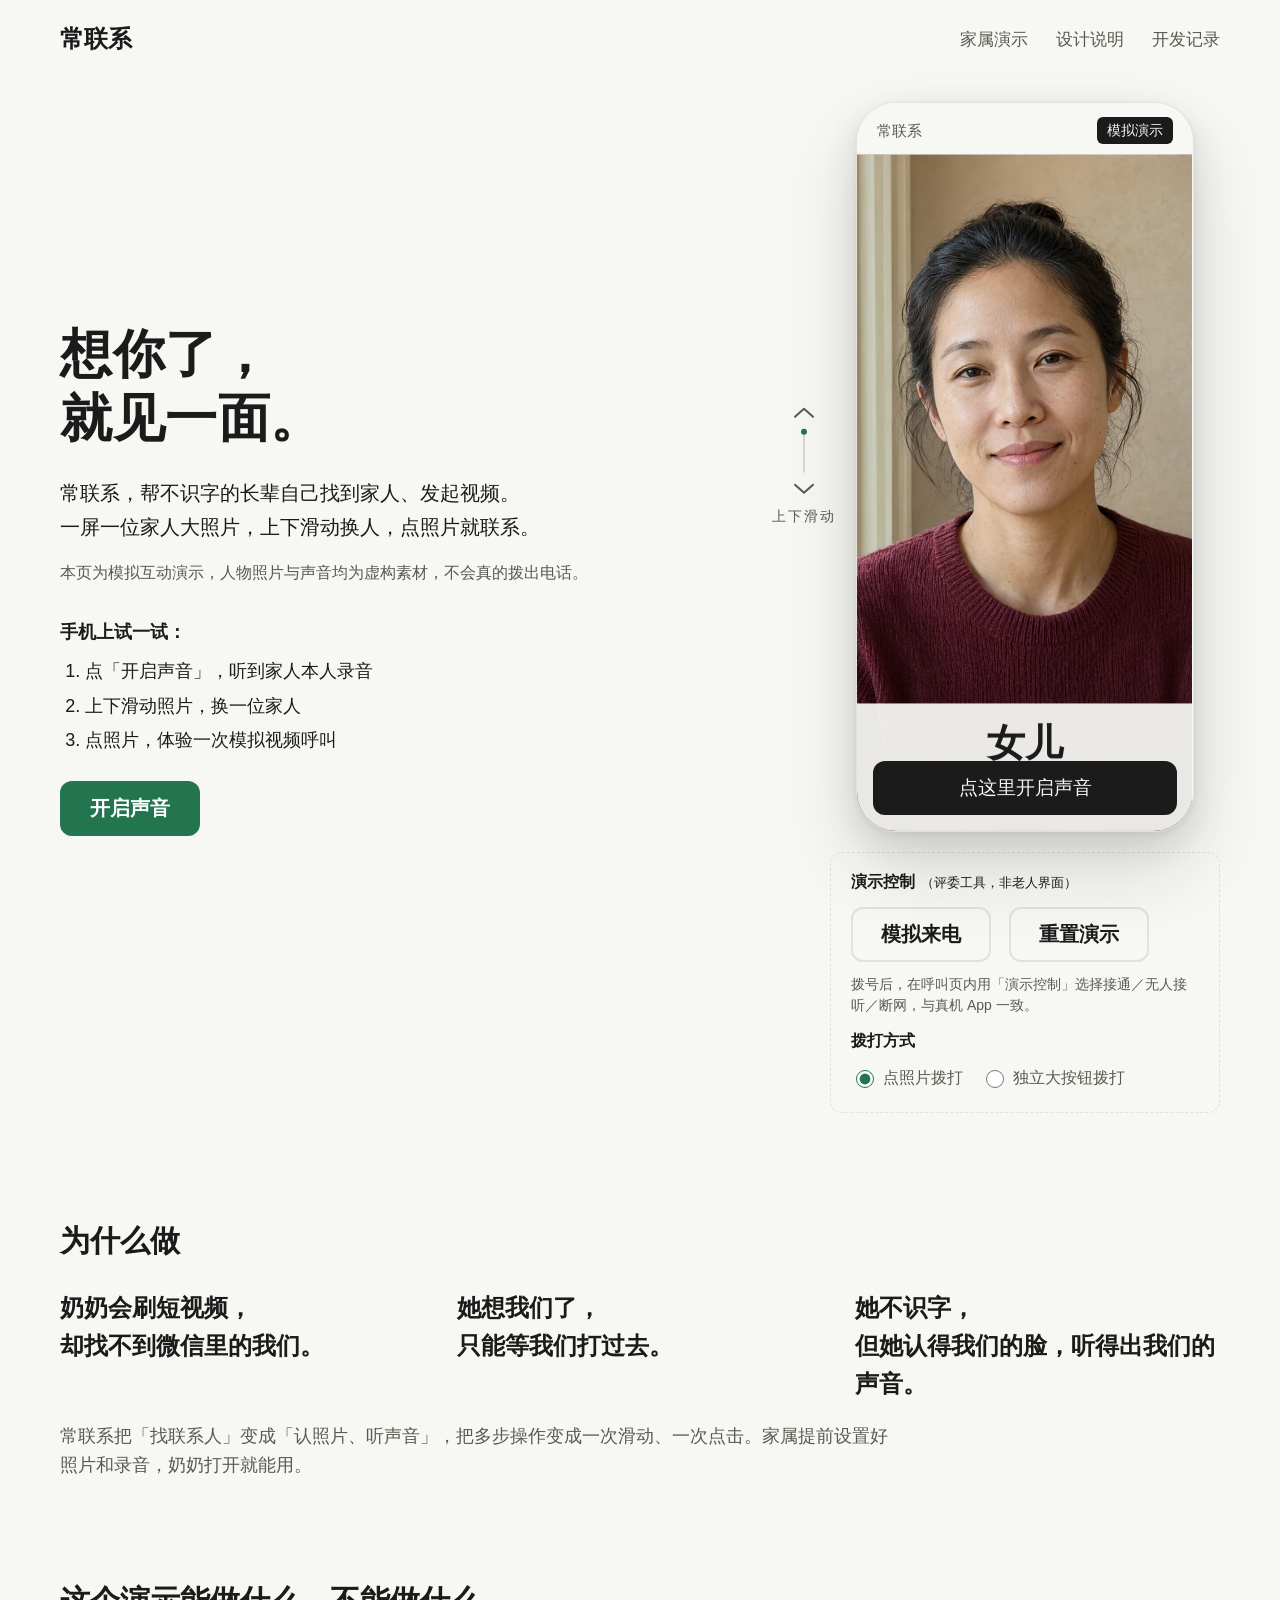
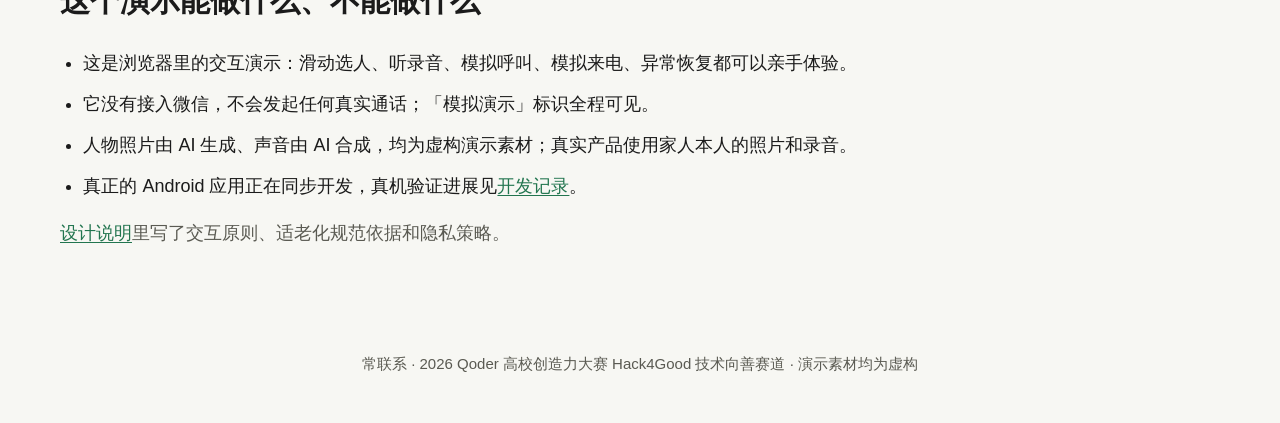
<file: changlianxi-site/web/index.html>
<!DOCTYPE html>
<html lang="zh-CN">
<head>
<meta charset="UTF-8">
<meta name="viewport" content="width=device-width, initial-scale=1.0">
<title>常联系 — 想你了，就见一面</title>
<meta name="description" content="常联系：帮不识字的长辈自己找到家人、发起视频。一屏一位家人大照片，上下滑动换人，点照片就联系。本页为可交互模拟演示。">
<link rel="icon" type="image/svg+xml" href="favicon.svg">
<link rel="stylesheet" href="assets/css/site.css">
</head>
<body>
<header class="topbar">
  <a class="brand" href="index.html">常联系</a>
  <nav class="topnav" aria-label="站点导航">
    <a href="family.html">家属演示</a>
    <a href="design.html">设计说明</a>
    <a href="devlog.html">开发记录</a>
  </nav>
</header>

<main>
  <section class="hero" aria-label="产品演示">
    <div class="hero-copy">
      <h1 class="display">想你了，<br>就见一面。</h1>
      <p class="lede">常联系，帮不识字的长辈自己找到家人、发起视频。<br>一屏一位家人大照片，上下滑动换人，点照片就联系。</p>
      <p class="demo-note">本页为模拟互动演示，人物照片与声音均为虚构素材，不会真的拨出电话。</p>
      <div class="howto">
        <p>手机上试一试：</p>
        <ol>
          <li>点「开启声音」，听到家人本人录音</li>
          <li>上下滑动照片，换一位家人</li>
          <li>点照片，体验一次模拟视频呼叫</li>
        </ol>
      </div>
      <button id="enable-audio" class="btn btn-primary" type="button">开启声音</button>
      <p class="audio-status" id="audio-status" role="status"></p>
    </div>

    <div class="hero-demo">
      <div class="phone-wrap">
        <div class="swipe-hint" aria-hidden="true">
          <svg class="hint-chev hint-up" width="22" height="12" viewBox="0 0 22 12" fill="none"><path d="M2 10l9-8 9 8" stroke="currentColor" stroke-width="2" stroke-linecap="round" stroke-linejoin="round"/></svg>
          <div class="hint-rail"><i></i></div>
          <svg class="hint-chev hint-down" width="22" height="12" viewBox="0 0 22 12" fill="none"><path d="M2 2l9 8 9-8" stroke="currentColor" stroke-width="2" stroke-linecap="round" stroke-linejoin="round"/></svg>
          <span>上下滑动</span>
        </div>
        <div id="phone-root" class="phone-root"></div>
      </div>
      <aside class="console" aria-label="演示控制">
        <p class="console-title">演示控制<small>（评委工具，非老人界面）</small></p>
        <div class="console-group">
          <button id="console-incoming" class="btn btn-outline" type="button">模拟来电</button>
          <button id="console-reset" class="btn btn-outline" type="button">重置演示</button>
        </div>
        <p class="console-note">拨号后，在呼叫页内用「演示控制」选择接通／无人接听／断网，与真机 App 一致。</p>
        <fieldset class="console-group">
          <legend>拨打方式</legend>
          <label><input type="radio" name="dialmode" value="tap" checked> 点照片拨打</label>
          <label><input type="radio" name="dialmode" value="button"> 独立大按钮拨打</label>
        </fieldset>
      </aside>
    </div>
  </section>

  <section class="section" id="why" aria-label="为什么做">
    <h2>为什么做</h2>
    <div class="why-grid">
      <p class="why-line">奶奶会刷短视频，<br>却找不到微信里的我们。</p>
      <p class="why-line">她想我们了，<br>只能等我们打过去。</p>
      <p class="why-line">她不识字，<br>但她认得我们的脸，听得出我们的声音。</p>
    </div>
    <p class="section-note">常联系把「找联系人」变成「认照片、听声音」，把多步操作变成一次滑动、一次点击。家属提前设置好照片和录音，奶奶打开就能用。</p>
  </section>

  <section class="section" id="boundary" aria-label="能力边界">
    <h2>这个演示能做什么、不能做什么</h2>
    <ul class="plain-list">
      <li>这是浏览器里的交互演示：滑动选人、听录音、模拟呼叫、模拟来电、异常恢复都可以亲手体验。</li>
      <li>它没有接入微信，不会发起任何真实通话；「模拟演示」标识全程可见。</li>
      <li>人物照片由 AI 生成、声音由 AI 合成，均为虚构演示素材；真实产品使用家人本人的照片和录音。</li>
      <li>真正的 Android 应用正在同步开发，真机验证进展见<a href="devlog.html">开发记录</a>。</li>
    </ul>
    <p class="section-note"><a href="design.html">设计说明</a>里写了交互原则、适老化规范依据和隐私策略。</p>
  </section>
</main>

<footer class="footer">
  <p>常联系 · 2026 Qoder 高校创造力大赛 Hack4Good 技术向善赛道 · 演示素材均为虚构</p>
</footer>

<script type="module" src="assets/js/main.js"></script>
</body>
</html>
</file>
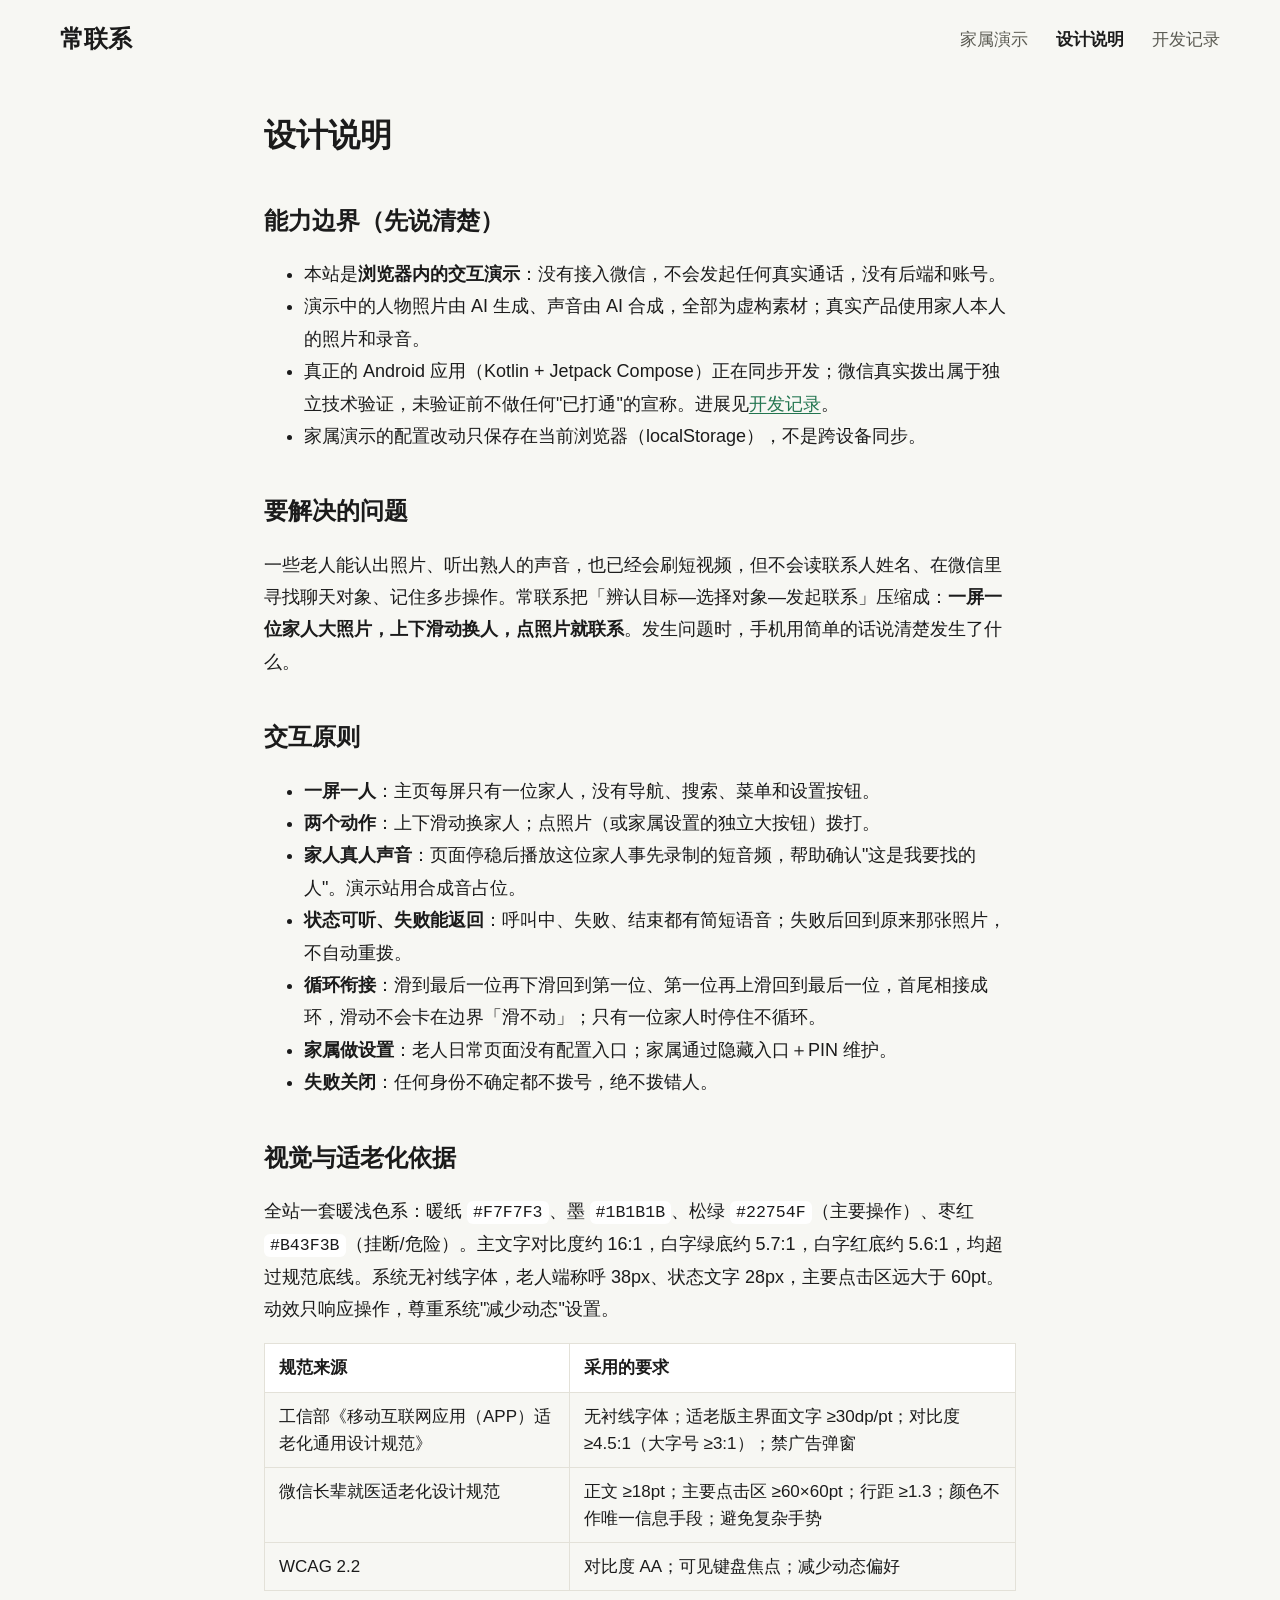
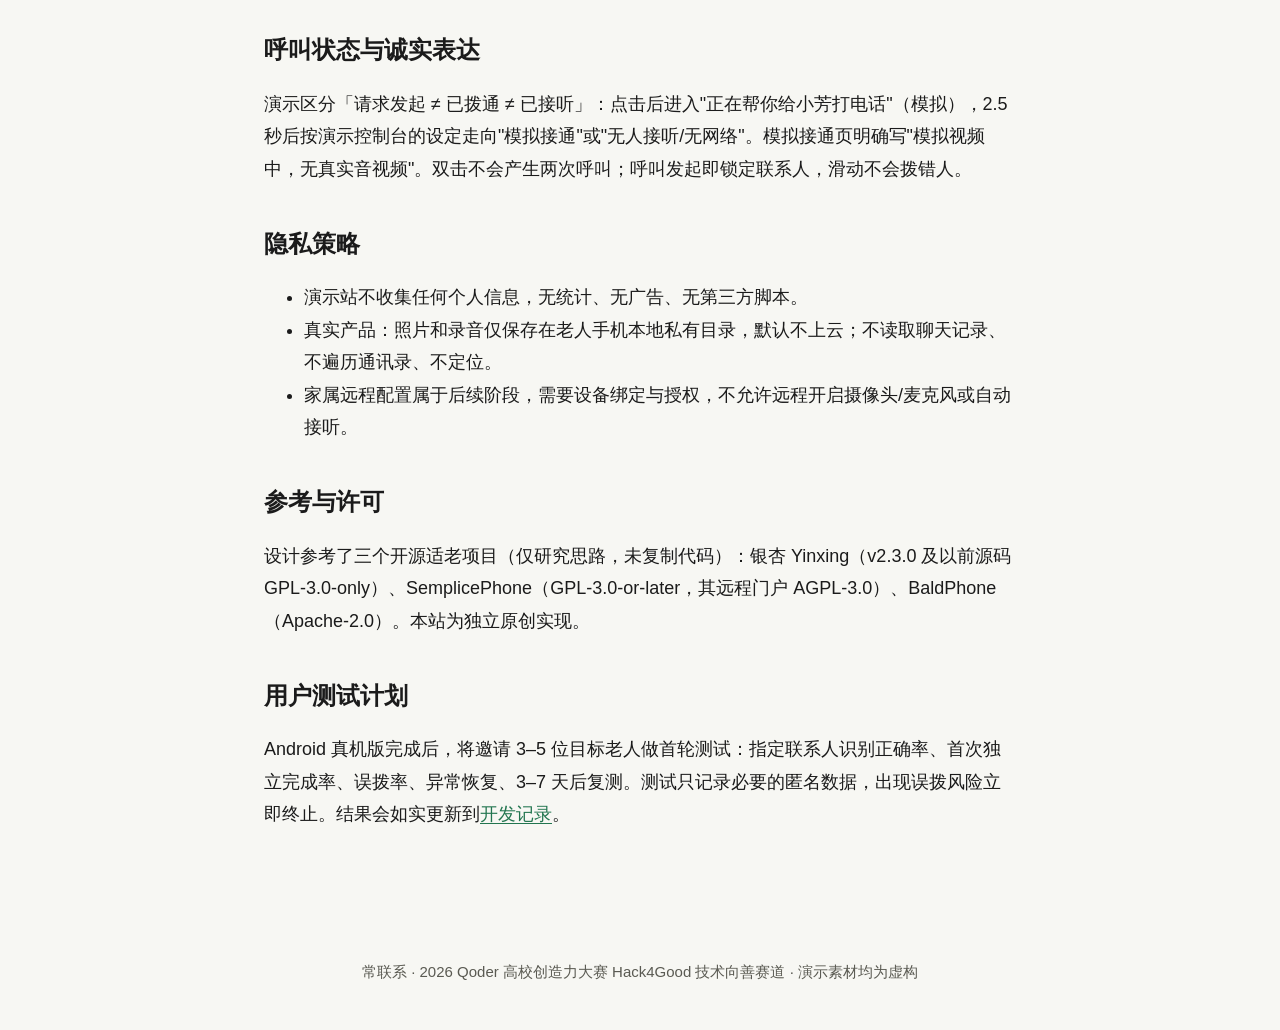
<file: changlianxi-site/web/design.html>
<!DOCTYPE html>
<html lang="zh-CN">
<head>
<meta charset="UTF-8">
<meta name="viewport" content="width=device-width, initial-scale=1.0">
<title>设计说明 — 常联系</title>
<meta name="description" content="常联系的交互原则、适老化规范依据、能力边界与隐私策略。">
<link rel="icon" type="image/svg+xml" href="favicon.svg">
<link rel="stylesheet" href="assets/css/site.css">
</head>
<body>
<header class="topbar">
  <a class="brand" href="index.html">常联系</a>
  <nav class="topnav" aria-label="站点导航">
    <a href="family.html">家属演示</a>
    <a href="design.html" aria-current="page">设计说明</a>
    <a href="devlog.html">开发记录</a>
  </nav>
</header>

<main class="article">
  <h1>设计说明</h1>

  <h2>能力边界（先说清楚）</h2>
  <ul>
    <li>本站是<strong>浏览器内的交互演示</strong>：没有接入微信，不会发起任何真实通话，没有后端和账号。</li>
    <li>演示中的人物照片由 AI 生成、声音由 AI 合成，全部为虚构素材；真实产品使用家人本人的照片和录音。</li>
    <li>真正的 Android 应用（Kotlin + Jetpack Compose）正在同步开发；微信真实拨出属于独立技术验证，未验证前不做任何"已打通"的宣称。进展见<a href="devlog.html">开发记录</a>。</li>
    <li>家属演示的配置改动只保存在当前浏览器（localStorage），不是跨设备同步。</li>
  </ul>

  <h2>要解决的问题</h2>
  <p>一些老人能认出照片、听出熟人的声音，也已经会刷短视频，但不会读联系人姓名、在微信里寻找聊天对象、记住多步操作。常联系把「辨认目标—选择对象—发起联系」压缩成：<strong>一屏一位家人大照片，上下滑动换人，点照片就联系</strong>。发生问题时，手机用简单的话说清楚发生了什么。</p>

  <h2>交互原则</h2>
  <ul>
    <li><strong>一屏一人</strong>：主页每屏只有一位家人，没有导航、搜索、菜单和设置按钮。</li>
    <li><strong>两个动作</strong>：上下滑动换家人；点照片（或家属设置的独立大按钮）拨打。</li>
    <li><strong>家人真人声音</strong>：页面停稳后播放这位家人事先录制的短音频，帮助确认"这是我要找的人"。演示站用合成音占位。</li>
    <li><strong>状态可听、失败能返回</strong>：呼叫中、失败、结束都有简短语音；失败后回到原来那张照片，不自动重拨。</li>
    <li><strong>循环衔接</strong>：滑到最后一位再下滑回到第一位、第一位再上滑回到最后一位，首尾相接成环，滑动不会卡在边界「滑不动」；只有一位家人时停住不循环。</li>
    <li><strong>家属做设置</strong>：老人日常页面没有配置入口；家属通过隐藏入口＋PIN 维护。</li>
    <li><strong>失败关闭</strong>：任何身份不确定都不拨号，绝不拨错人。</li>
  </ul>

  <h2>视觉与适老化依据</h2>
  <p>全站一套暖浅色系：暖纸 <code>#F7F7F3</code>、墨 <code>#1B1B1B</code>、松绿 <code>#22754F</code>（主要操作）、枣红 <code>#B43F3B</code>（挂断/危险）。主文字对比度约 16:1，白字绿底约 5.7:1，白字红底约 5.6:1，均超过规范底线。系统无衬线字体，老人端称呼 38px、状态文字 28px，主要点击区远大于 60pt。动效只响应操作，尊重系统"减少动态"设置。</p>
  <table>
    <tr><th>规范来源</th><th>采用的要求</th></tr>
    <tr><td>工信部《移动互联网应用（APP）适老化通用设计规范》</td><td>无衬线字体；适老版主界面文字 ≥30dp/pt；对比度 ≥4.5:1（大字号 ≥3:1）；禁广告弹窗</td></tr>
    <tr><td>微信长辈就医适老化设计规范</td><td>正文 ≥18pt；主要点击区 ≥60×60pt；行距 ≥1.3；颜色不作唯一信息手段；避免复杂手势</td></tr>
    <tr><td>WCAG 2.2</td><td>对比度 AA；可见键盘焦点；减少动态偏好</td></tr>
  </table>

  <h2>呼叫状态与诚实表达</h2>
  <p>演示区分「请求发起 ≠ 已拨通 ≠ 已接听」：点击后进入"正在帮你给小芳打电话"（模拟），2.5 秒后按演示控制台的设定走向"模拟接通"或"无人接听/无网络"。模拟接通页明确写"模拟视频中，无真实音视频"。双击不会产生两次呼叫；呼叫发起即锁定联系人，滑动不会拨错人。</p>

  <h2>隐私策略</h2>
  <ul>
    <li>演示站不收集任何个人信息，无统计、无广告、无第三方脚本。</li>
    <li>真实产品：照片和录音仅保存在老人手机本地私有目录，默认不上云；不读取聊天记录、不遍历通讯录、不定位。</li>
    <li>家属远程配置属于后续阶段，需要设备绑定与授权，不允许远程开启摄像头/麦克风或自动接听。</li>
  </ul>

  <h2>参考与许可</h2>
  <p>设计参考了三个开源适老项目（仅研究思路，未复制代码）：银杏 Yinxing（v2.3.0 及以前源码 GPL-3.0-only）、SemplicePhone（GPL-3.0-or-later，其远程门户 AGPL-3.0）、BaldPhone（Apache-2.0）。本站为独立原创实现。</p>

  <h2>用户测试计划</h2>
  <p>Android 真机版完成后，将邀请 3–5 位目标老人做首轮测试：指定联系人识别正确率、首次独立完成率、误拨率、异常恢复、3–7 天后复测。测试只记录必要的匿名数据，出现误拨风险立即终止。结果会如实更新到<a href="devlog.html">开发记录</a>。</p>
</main>

<footer class="footer"><p>常联系 · 2026 Qoder 高校创造力大赛 Hack4Good 技术向善赛道 · 演示素材均为虚构</p></footer>
</body>
</html>
</file>
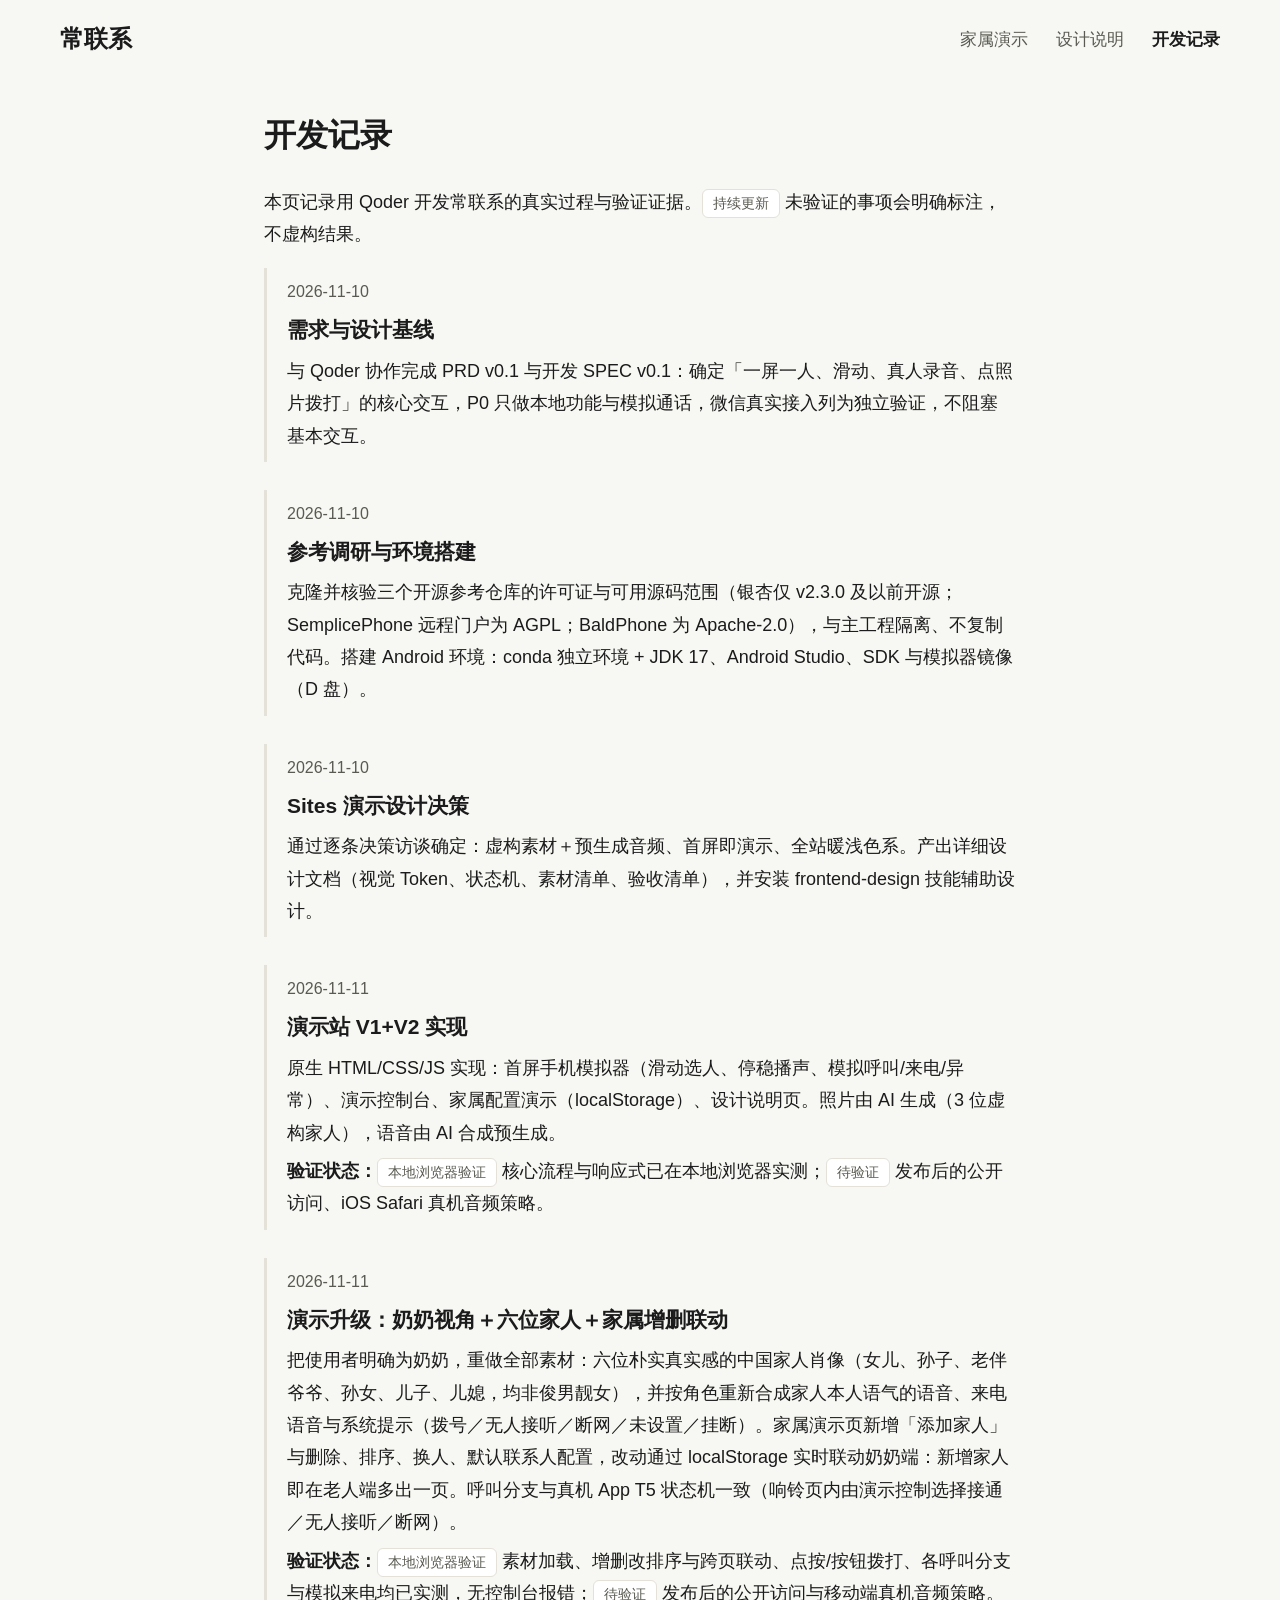
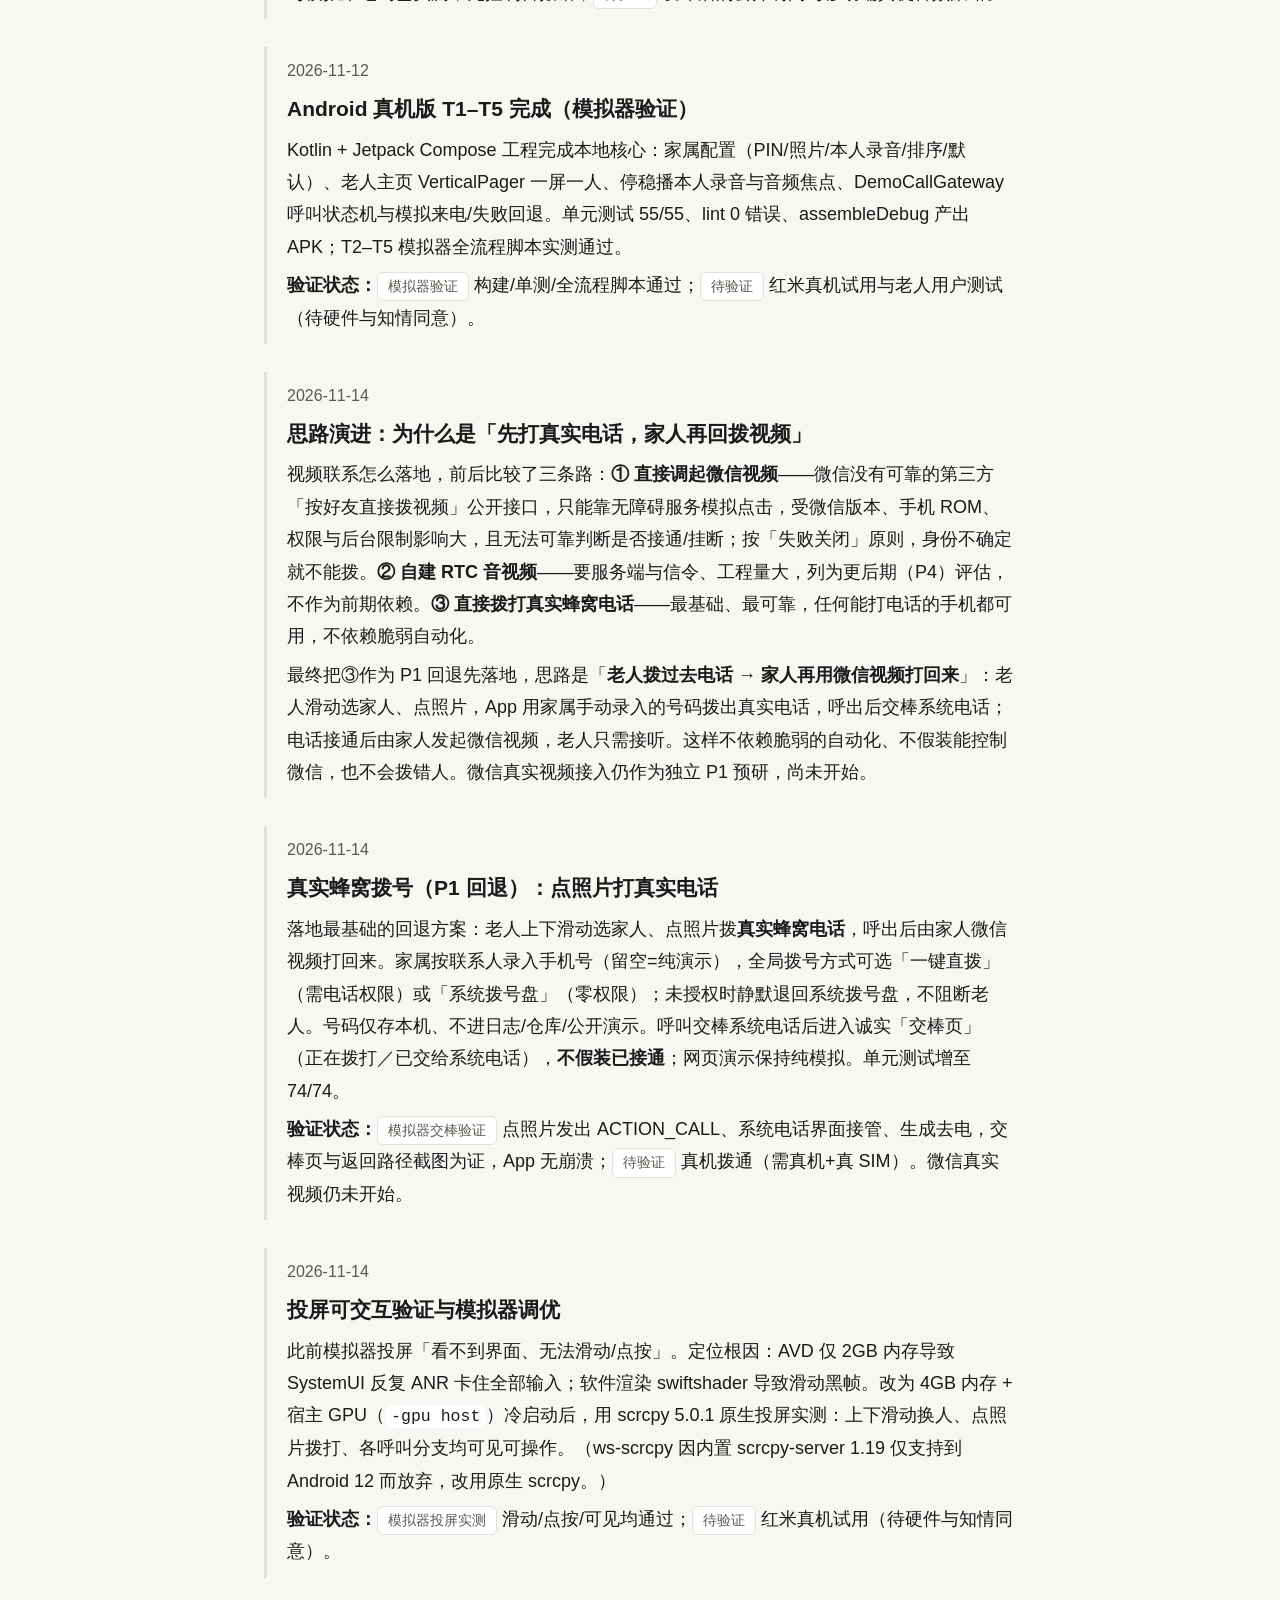
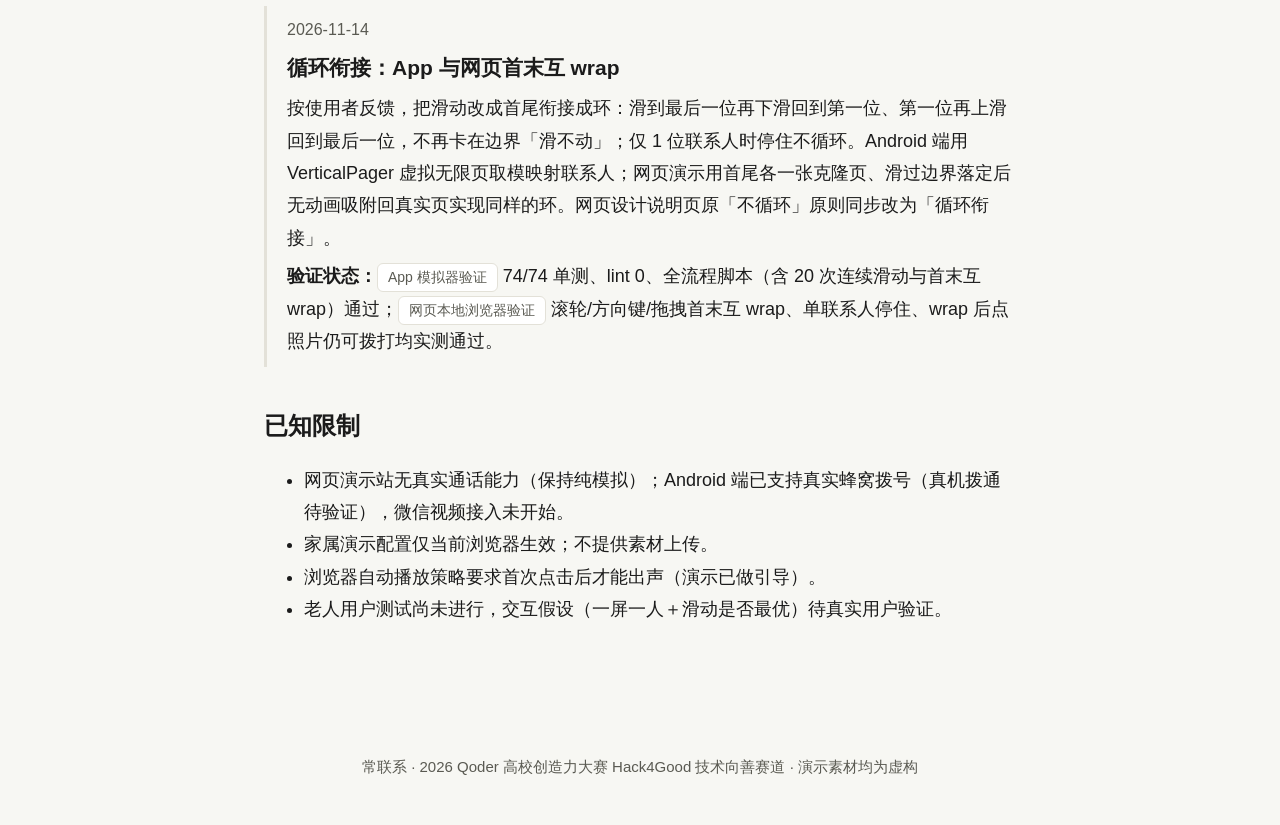
<file: changlianxi-site/web/devlog.html>
<!DOCTYPE html>
<html lang="zh-CN">
<head>
<meta charset="UTF-8">
<meta name="viewport" content="width=device-width, initial-scale=1.0">
<title>开发记录 — 常联系</title>
<meta name="description" content="常联系用 Qoder 开发的真实过程记录：需求、设计、实现与验证证据。">
<link rel="icon" type="image/svg+xml" href="favicon.svg">
<link rel="stylesheet" href="assets/css/site.css">
</head>
<body>
<header class="topbar">
  <a class="brand" href="index.html">常联系</a>
  <nav class="topnav" aria-label="站点导航">
    <a href="family.html">家属演示</a>
    <a href="design.html">设计说明</a>
    <a href="devlog.html" aria-current="page">开发记录</a>
  </nav>
</header>

<main class="article">
  <h1>开发记录</h1>
  <p>本页记录用 Qoder 开发常联系的真实过程与验证证据。<span class="tag">持续更新</span> 未验证的事项会明确标注，不虚构结果。</p>

  <div class="log-entry">
    <p class="log-date">2026-11-10</p>
    <h3>需求与设计基线</h3>
    <p>与 Qoder 协作完成 PRD v0.1 与开发 SPEC v0.1：确定「一屏一人、滑动、真人录音、点照片拨打」的核心交互，P0 只做本地功能与模拟通话，微信真实接入列为独立验证，不阻塞基本交互。</p>
  </div>

  <div class="log-entry">
    <p class="log-date">2026-11-10</p>
    <h3>参考调研与环境搭建</h3>
    <p>克隆并核验三个开源参考仓库的许可证与可用源码范围（银杏仅 v2.3.0 及以前开源；SemplicePhone 远程门户为 AGPL；BaldPhone 为 Apache-2.0），与主工程隔离、不复制代码。搭建 Android 环境：conda 独立环境 + JDK 17、Android Studio、SDK 与模拟器镜像（D 盘）。</p>
  </div>

  <div class="log-entry">
    <p class="log-date">2026-11-10</p>
    <h3>Sites 演示设计决策</h3>
    <p>通过逐条决策访谈确定：虚构素材＋预生成音频、首屏即演示、全站暖浅色系。产出详细设计文档（视觉 Token、状态机、素材清单、验收清单），并安装 frontend-design 技能辅助设计。</p>
  </div>

  <div class="log-entry">
    <p class="log-date">2026-11-11</p>
    <h3>演示站 V1+V2 实现</h3>
    <p>原生 HTML/CSS/JS 实现：首屏手机模拟器（滑动选人、停稳播声、模拟呼叫/来电/异常）、演示控制台、家属配置演示（localStorage）、设计说明页。照片由 AI 生成（3 位虚构家人），语音由 AI 合成预生成。</p>
    <p><strong>验证状态：</strong><span class="tag">本地浏览器验证</span> 核心流程与响应式已在本地浏览器实测；<span class="tag">待验证</span> 发布后的公开访问、iOS Safari 真机音频策略。</p>
  </div>

  <div class="log-entry">
    <p class="log-date">2026-11-11</p>
    <h3>演示升级：奶奶视角＋六位家人＋家属增删联动</h3>
    <p>把使用者明确为奶奶，重做全部素材：六位朴实真实感的中国家人肖像（女儿、孙子、老伴爷爷、孙女、儿子、儿媳，均非俊男靓女），并按角色重新合成家人本人语气的语音、来电语音与系统提示（拨号／无人接听／断网／未设置／挂断）。家属演示页新增「添加家人」与删除、排序、换人、默认联系人配置，改动通过 localStorage 实时联动奶奶端：新增家人即在老人端多出一页。呼叫分支与真机 App T5 状态机一致（响铃页内由演示控制选择接通／无人接听／断网）。</p>
    <p><strong>验证状态：</strong><span class="tag">本地浏览器验证</span> 素材加载、增删改排序与跨页联动、点按/按钮拨打、各呼叫分支与模拟来电均已实测，无控制台报错；<span class="tag">待验证</span> 发布后的公开访问与移动端真机音频策略。</p>
  </div>

  <div class="log-entry">
    <p class="log-date">2026-11-12</p>
    <h3>Android 真机版 T1–T5 完成（模拟器验证）</h3>
    <p>Kotlin + Jetpack Compose 工程完成本地核心：家属配置（PIN/照片/本人录音/排序/默认）、老人主页 VerticalPager 一屏一人、停稳播本人录音与音频焦点、DemoCallGateway 呼叫状态机与模拟来电/失败回退。单元测试 55/55、lint 0 错误、assembleDebug 产出 APK；T2–T5 模拟器全流程脚本实测通过。</p>
    <p><strong>验证状态：</strong><span class="tag">模拟器验证</span> 构建/单测/全流程脚本通过；<span class="tag">待验证</span> 红米真机试用与老人用户测试（待硬件与知情同意）。</p>
  </div>

  <div class="log-entry">
    <p class="log-date">2026-11-14</p>
    <h3>思路演进：为什么是「先打真实电话，家人再回拨视频」</h3>
    <p>视频联系怎么落地，前后比较了三条路：<strong>① 直接调起微信视频</strong>——微信没有可靠的第三方「按好友直接拨视频」公开接口，只能靠无障碍服务模拟点击，受微信版本、手机 ROM、权限与后台限制影响大，且无法可靠判断是否接通/挂断；按「失败关闭」原则，身份不确定就不能拨。<strong>② 自建 RTC 音视频</strong>——要服务端与信令、工程量大，列为更后期（P4）评估，不作为前期依赖。<strong>③ 直接拨打真实蜂窝电话</strong>——最基础、最可靠，任何能打电话的手机都可用，不依赖脆弱自动化。</p>
    <p>最终把③作为 P1 回退先落地，思路是「<strong>老人拨过去电话 → 家人再用微信视频打回来</strong>」：老人滑动选家人、点照片，App 用家属手动录入的号码拨出真实电话，呼出后交棒系统电话；电话接通后由家人发起微信视频，老人只需接听。这样不依赖脆弱的自动化、不假装能控制微信，也不会拨错人。微信真实视频接入仍作为独立 P1 预研，尚未开始。</p>
  </div>

  <div class="log-entry">
    <p class="log-date">2026-11-14</p>
    <h3>真实蜂窝拨号（P1 回退）：点照片打真实电话</h3>
    <p>落地最基础的回退方案：老人上下滑动选家人、点照片拨<strong>真实蜂窝电话</strong>，呼出后由家人微信视频打回来。家属按联系人录入手机号（留空=纯演示），全局拨号方式可选「一键直拨」（需电话权限）或「系统拨号盘」（零权限）；未授权时静默退回系统拨号盘，不阻断老人。号码仅存本机、不进日志/仓库/公开演示。呼叫交棒系统电话后进入诚实「交棒页」（正在拨打／已交给系统电话），<strong>不假装已接通</strong>；网页演示保持纯模拟。单元测试增至 74/74。</p>
    <p><strong>验证状态：</strong><span class="tag">模拟器交棒验证</span> 点照片发出 ACTION_CALL、系统电话界面接管、生成去电，交棒页与返回路径截图为证，App 无崩溃；<span class="tag">待验证</span> 真机拨通（需真机+真 SIM）。微信真实视频仍未开始。</p>
  </div>

  <div class="log-entry">
    <p class="log-date">2026-11-14</p>
    <h3>投屏可交互验证与模拟器调优</h3>
    <p>此前模拟器投屏「看不到界面、无法滑动/点按」。定位根因：AVD 仅 2GB 内存导致 SystemUI 反复 ANR 卡住全部输入；软件渲染 swiftshader 导致滑动黑帧。改为 4GB 内存 + 宿主 GPU（<code>-gpu host</code>）冷启动后，用 scrcpy 5.0.1 原生投屏实测：上下滑动换人、点照片拨打、各呼叫分支均可见可操作。（ws-scrcpy 因内置 scrcpy-server 1.19 仅支持到 Android 12 而放弃，改用原生 scrcpy。）</p>
    <p><strong>验证状态：</strong><span class="tag">模拟器投屏实测</span> 滑动/点按/可见均通过；<span class="tag">待验证</span> 红米真机试用（待硬件与知情同意）。</p>
  </div>

  <div class="log-entry">
    <p class="log-date">2026-11-14</p>
    <h3>循环衔接：App 与网页首末互 wrap</h3>
    <p>按使用者反馈，把滑动改成首尾衔接成环：滑到最后一位再下滑回到第一位、第一位再上滑回到最后一位，不再卡在边界「滑不动」；仅 1 位联系人时停住不循环。Android 端用 VerticalPager 虚拟无限页取模映射联系人；网页演示用首尾各一张克隆页、滑过边界落定后无动画吸附回真实页实现同样的环。网页设计说明页原「不循环」原则同步改为「循环衔接」。</p>
    <p><strong>验证状态：</strong><span class="tag">App 模拟器验证</span> 74/74 单测、lint 0、全流程脚本（含 20 次连续滑动与首末互 wrap）通过；<span class="tag">网页本地浏览器验证</span> 滚轮/方向键/拖拽首末互 wrap、单联系人停住、wrap 后点照片仍可拨打均实测通过。</p>
  </div>

  <h2>已知限制</h2>
  <ul>
    <li>网页演示站无真实通话能力（保持纯模拟）；Android 端已支持真实蜂窝拨号（真机拨通待验证），微信视频接入未开始。</li>
    <li>家属演示配置仅当前浏览器生效；不提供素材上传。</li>
    <li>浏览器自动播放策略要求首次点击后才能出声（演示已做引导）。</li>
    <li>老人用户测试尚未进行，交互假设（一屏一人＋滑动是否最优）待真实用户验证。</li>
  </ul>
</main>

<footer class="footer"><p>常联系 · 2026 Qoder 高校创造力大赛 Hack4Good 技术向善赛道 · 演示素材均为虚构</p></footer>
</body>
</html>
</file>
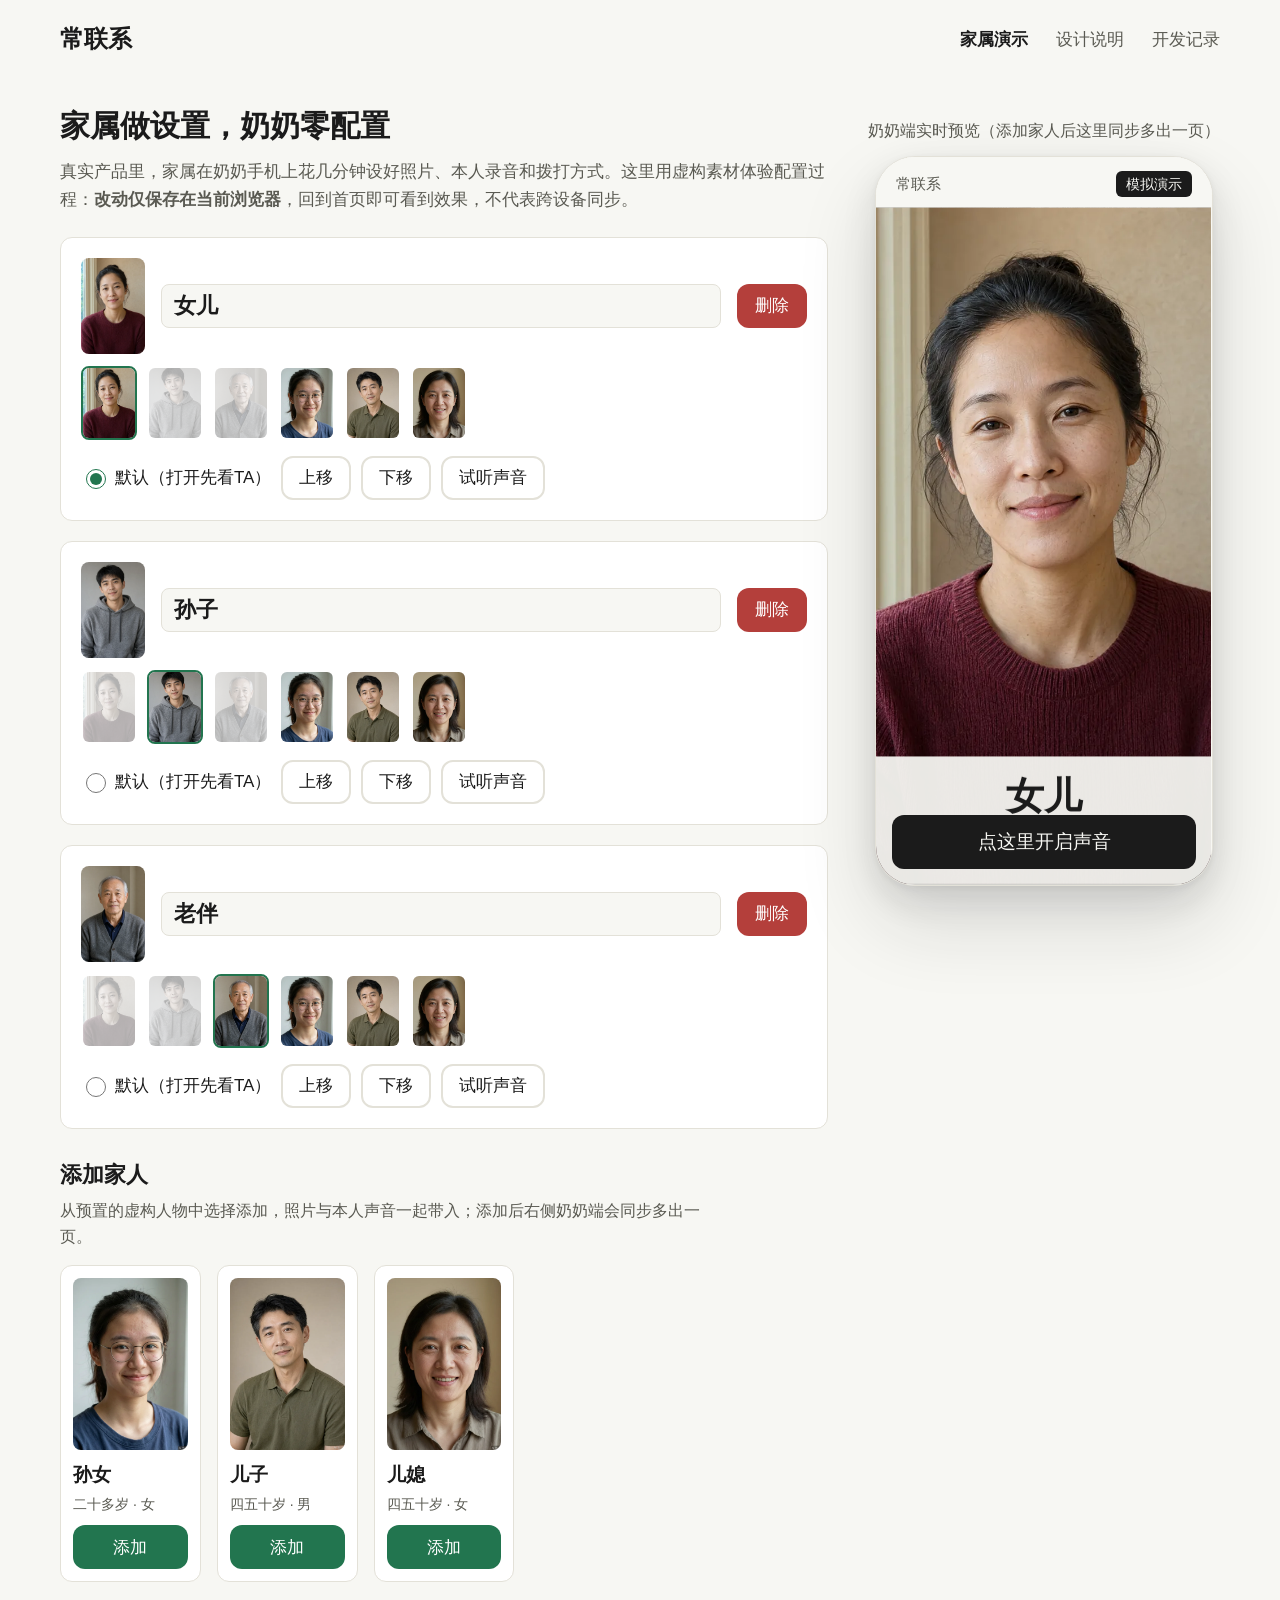
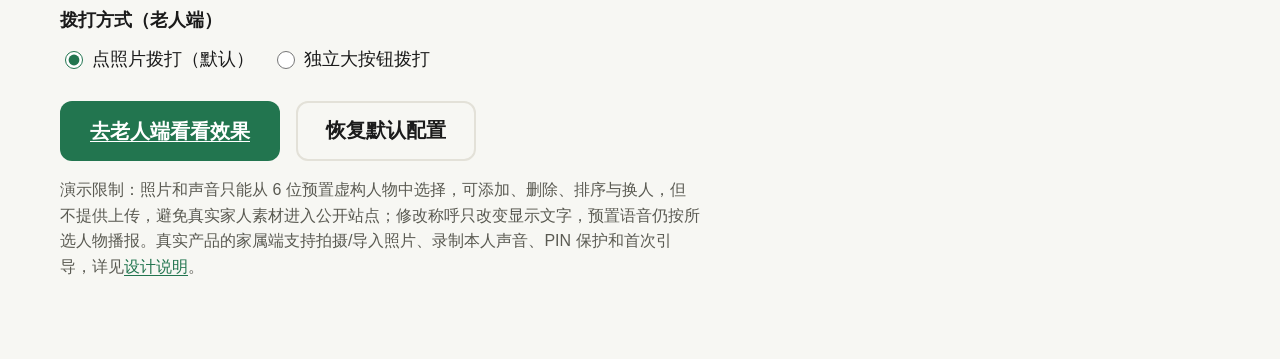
<file: changlianxi-site/web/family.html>
<!DOCTYPE html>
<html lang="zh-CN">
<head>
<meta charset="UTF-8">
<meta name="viewport" content="width=device-width, initial-scale=1.0">
<title>家属配置演示 — 常联系</title>
<meta name="description" content="家属提前设置照片、称呼、声音和拨打方式，老人打开就能用。本页为模拟配置演示，改动仅保存在当前浏览器。">
<link rel="icon" type="image/svg+xml" href="favicon.svg">
<link rel="stylesheet" href="assets/css/site.css">
</head>
<body>
<header class="topbar">
  <a class="brand" href="index.html">常联系</a>
  <nav class="topnav" aria-label="站点导航">
    <a href="family.html" aria-current="page">家属演示</a>
    <a href="design.html">设计说明</a>
    <a href="devlog.html">开发记录</a>
  </nav>
</header>

<main class="family-layout">
  <div class="family-panel">
    <h1>家属做设置，奶奶零配置</h1>
    <p class="lede-small">真实产品里，家属在奶奶手机上花几分钟设好照片、本人录音和拨打方式。这里用虚构素材体验配置过程：<strong>改动仅保存在当前浏览器</strong>，回到首页即可看到效果，不代表跨设备同步。</p>

    <div id="contact-list"></div>

    <h2 class="add-title">添加家人</h2>
    <p class="add-hint">从预置的虚构人物中选择添加，照片与本人声音一起带入；添加后右侧奶奶端会同步多出一页。</p>
    <div id="add-panel"></div>

    <fieldset class="console-group" style="margin-top:24px">
      <legend>拨打方式（老人端）</legend>
      <label><input type="radio" name="dialmode" value="tap"> 点照片拨打（默认）</label>
      <label><input type="radio" name="dialmode" value="button"> 独立大按钮拨打</label>
    </fieldset>

    <div class="family-actions">
      <a class="btn btn-primary" href="index.html">去老人端看看效果</a>
      <button id="family-reset" class="btn btn-outline" type="button">恢复默认配置</button>
    </div>
    <p class="family-note">演示限制：照片和声音只能从 6 位预置虚构人物中选择，可添加、删除、排序与换人，但不提供上传，避免真实家人素材进入公开站点；修改称呼只改变显示文字，预置语音仍按所选人物播报。真实产品的家属端支持拍摄/导入照片、录制本人声音、PIN 保护和首次引导，详见<a href="design.html">设计说明</a>。</p>
  </div>

  <div>
    <p class="preview-title">奶奶端实时预览（添加家人后这里同步多出一页）</p>
    <div id="phone-root" class="phone-root"></div>
  </div>
</main>

<script type="module" src="assets/js/family.js"></script>
</body>
</html>
</file>
<file: changlianxi-site/web/assets/css/site.css>
/* 常联系 Sites 演示 · Token 与全站样式（设计文档 v0.1 第 4 节） */
:root {
  --site-bg: #F7F7F3;
  --site-fg: #1B1B1B;
  --site-accent: #22754F;
  --site-on-accent: #FFFFFF;
  --site-surface: #FFFFFF;
  --site-muted: #5A5A52;
  --site-border: #E3E1D8;
  --site-font: "PingFang SC", "Microsoft YaHei", "Noto Sans CJK SC", "Source Han Sans SC", sans-serif;
  --site-radius: 12px;
  --site-space: 1;
  --site-type: 1;
  --site-motion: 1;
  --danger: #B43F3B;
  --dur: calc(180ms * var(--site-motion, 1));
}

* { box-sizing: border-box; }
html { -webkit-text-size-adjust: 100%; }
body {
  margin: 0;
  background: var(--site-bg);
  color: var(--site-fg);
  font-family: var(--site-font);
  font-size: 18px;
  line-height: 1.6;
}
img { display: block; max-width: 100%; }
a { color: var(--site-accent); text-decoration-thickness: 1px; text-underline-offset: 3px; }
button { font-family: inherit; cursor: pointer; }
:focus-visible { outline: 2px solid var(--site-accent); outline-offset: 3px; }

.topbar {
  display: flex; align-items: center; justify-content: space-between;
  padding: calc(20px * var(--site-space)) calc(40px * var(--site-space));
  max-width: 1240px; margin: 0 auto;
}
.brand { font-size: 24px; font-weight: 700; color: var(--site-fg); text-decoration: none; }
.topnav { display: flex; gap: 28px; }
.topnav a { color: var(--site-muted); text-decoration: none; font-size: 17px; }
.topnav a:hover { color: var(--site-fg); }
.topnav a[aria-current="page"] { color: var(--site-fg); font-weight: 600; }

/* 首屏：左文案右演示 */
.hero {
  display: grid; grid-template-columns: minmax(320px, 1fr) auto;
  gap: calc(48px * var(--site-space));
  max-width: 1240px; margin: 0 auto;
  padding: calc(24px * var(--site-space)) calc(40px * var(--site-space)) calc(64px * var(--site-space));
  align-items: center;
}
.display {
  font-size: calc(52px * var(--site-type));
  line-height: 1.22; font-weight: 700;
  margin: 0 0 26px; letter-spacing: 0.01em;
}
.lede { font-size: 20px; line-height: 1.7; margin: 0 0 16px; }
.demo-note { color: var(--site-muted); font-size: 16px; margin: 0 0 32px; }
.howto { margin: 0 0 24px; }
.howto p { font-weight: 600; margin: 0 0 8px; }
.howto ol { margin: 0; padding-left: 1.4em; line-height: 1.9; }
.audio-status { color: var(--site-muted); font-size: 16px; min-height: 1.5em; }

.btn {
  display: inline-flex; align-items: center; justify-content: center;
  min-height: 52px; padding: 12px 28px;
  font-size: 20px; font-weight: 600;
  border-radius: var(--site-radius); border: 2px solid transparent;
  transition: background var(--dur), color var(--dur);
}
.btn-primary { background: var(--site-accent); color: var(--site-on-accent); }
.btn-primary:hover { background: #1B5E3F; }
.btn-outline { background: transparent; color: var(--site-fg); border-color: var(--site-border); }
.btn-outline:hover { border-color: var(--site-fg); }
.btn-danger { background: var(--danger); color: #fff; }
.btn-small { min-height: 44px; padding: 8px 16px; font-size: 17px; font-weight: 500; }

/* 手机模拟器 */
.hero-demo { display: flex; flex-direction: column; gap: 20px; align-items: center; }
.phone-root { display: flex; justify-content: center; }
.phone {
  height: min(844px, calc(100vh - 170px)); aspect-ratio: 390 / 844; width: auto; max-width: 92vw;
  border: 1px solid var(--site-border); border-radius: 40px;
  background: var(--site-surface);
  box-shadow:
    0 2px 6px rgba(27, 27, 27, 0.06),
    0 14px 34px rgba(27, 27, 27, 0.10),
    0 36px 80px rgba(27, 27, 27, 0.14);
  overflow: hidden; position: relative;
}
.phone-wrap { position: relative; }
.swipe-hint {
  position: absolute; left: -84px; top: 50%; transform: translateY(-50%);
  display: flex; flex-direction: column; align-items: center; gap: 10px;
  width: 64px; color: var(--site-muted); pointer-events: none;
}
.hint-chev { display: block; }
.hint-up { animation: hint-up 2.4s ease-in-out infinite; }
.hint-down { animation: hint-down 2.4s ease-in-out infinite; }
.hint-rail {
  position: relative; width: 2px; height: 44px;
  background: rgba(27, 27, 27, 0.14); border-radius: 2px;
}
.hint-rail i {
  position: absolute; left: -2px; top: 0; width: 6px; height: 6px;
  border-radius: 50%; background: var(--site-accent);
  animation: hint-dot 2.4s ease-in-out infinite;
}
.swipe-hint span { font-size: 14px; font-weight: 500; letter-spacing: 2px; white-space: nowrap; }
@keyframes hint-dot { 0%, 100% { top: 0; } 50% { top: calc(100% - 6px); } }
@keyframes hint-up { 0%, 100% { opacity: 1; transform: translateY(-2px); } 50% { opacity: 0.35; transform: none; } }
@keyframes hint-down { 0%, 100% { opacity: 0.35; transform: none; } 50% { opacity: 1; transform: translateY(2px); } }
.phone-screen { position: absolute; inset: 0; display: flex; flex-direction: column; background: var(--site-bg); }
.phone-statusbar {
  position: relative; z-index: 10; background: var(--site-bg);
  display: flex; align-items: center; justify-content: space-between;
  padding: 14px 20px 10px; font-size: 15px; color: var(--site-muted);
  flex: 0 0 auto;
}
.demo-badge {
  background: var(--site-fg); color: var(--site-bg);
  font-size: 14px; padding: 2px 10px; border-radius: 6px; font-weight: 500;
}
.pager-viewport { position: relative; flex: 1 1 auto; overflow: hidden; touch-action: none; overscroll-behavior: contain; user-select: none; -webkit-user-select: none; cursor: grab; outline-offset: -3px; }
.pager-viewport:active { cursor: grabbing; }
.pager-track { height: 100%; will-change: transform; transition: transform calc(340ms * var(--site-motion, 1)) cubic-bezier(0.22, 1, 0.36, 1); }
.pager-track.dragging { transition: none; }
.page { position: relative; height: 100%; overflow: hidden; }
.page img { width: 100%; height: 100%; object-fit: cover; user-select: none; -webkit-user-drag: none; pointer-events: none; }
.page-caption {
  position: absolute; left: 0; right: 0; bottom: 0;
  padding: 18px 24px 26px;
  background: rgba(247, 247, 243, 0.94);
  text-align: center;
}
.page-name { font-size: 38px; font-weight: 600; line-height: 1.2; }
.page-hint { display: flex; align-items: center; justify-content: center; gap: 8px; margin-top: 8px; color: var(--site-muted); font-size: 19px; }
.page-hint svg { width: 22px; height: 22px; }
.page.tappable { cursor: pointer; }

.big-call {
  flex: 0 0 auto; margin: 16px; min-height: 96px;
  font-size: 30px; font-weight: 700;
  background: var(--site-accent); color: var(--site-on-accent);
  border: none; border-radius: var(--site-radius);
}
.audio-hint {
  position: absolute; left: 16px; right: 16px; bottom: 16px;
  background: var(--site-fg); color: var(--site-bg);
  font-size: 19px; text-align: center;
  padding: 14px; border-radius: var(--site-radius); border: none;
}

/* 呼叫 / 来电 / 异常覆盖层 */
.overlay { position: absolute; inset: 0; display: flex; flex-direction: column; background: var(--site-bg); z-index: 5; }
.overlay-photo { position: relative; flex: 1 1 auto; overflow: hidden; }
.overlay-photo img { width: 100%; height: 100%; object-fit: cover; }
.overlay-status {
  padding: 26px 24px; text-align: center;
  background: rgba(247, 247, 243, 0.96);
}
.overlay-title { font-size: 28px; font-weight: 600; line-height: 1.35; }
.overlay-sub { color: var(--site-muted); font-size: 18px; margin-top: 8px; }
.overlay-actions { display: flex; gap: 16px; padding: 0 24px 28px; background: rgba(247,247,243,0.96); }
.overlay-actions .btn { flex: 1; }
.overlay-hangup {
  flex: 0 0 auto; min-height: 104px; border: none;
  background: var(--danger); color: #fff; font-size: 30px; font-weight: 700;
}
.incoming-answer-hint { color: var(--site-accent); font-weight: 600; }
.overlay-demo { padding: 0 24px 14px; background: rgba(247,247,243,0.96); }
.overlay-demo-label { font-size: 14px; color: var(--site-muted); text-align: center; margin-bottom: 8px; }
.overlay-demo-row { display: flex; gap: 12px; margin-bottom: 12px; }
.overlay-demo-row .btn { flex: 1; }
.overlay-demo-wide { width: 100%; }

/* 演示控制台 */
.console {
  width: 390px; max-width: 92vw;
  border: 1px dashed var(--site-border); border-radius: var(--site-radius);
  padding: 16px 20px; font-size: 16px; color: var(--site-muted);
}
.console-title { margin: 0 0 12px; font-weight: 600; color: var(--site-fg); }
.console-title small { font-weight: 400; margin-left: 6px; }
.console-note { margin: 0 0 12px; font-size: 14px; line-height: 1.5; color: var(--site-muted); }
.console-group { display: flex; flex-wrap: wrap; gap: 10px 18px; margin: 0 0 12px; border: none; padding: 0; align-items: center; }
.console-group:last-child { margin-bottom: 0; }
.console-group legend { font-weight: 600; color: var(--site-fg); padding: 0 0 6px; }
.console-group label { display: inline-flex; align-items: center; gap: 6px; min-height: 36px; }
.console-group input[type="radio"] { width: 18px; height: 18px; accent-color: var(--site-accent); }

/* 内容区 */
.section { max-width: 1240px; margin: 0 auto; padding: calc(40px * var(--site-space)) calc(40px * var(--site-space)); }
.section h2 { font-size: calc(30px * var(--site-type)); font-weight: 700; margin: 0 0 24px; }
.why-grid { display: grid; grid-template-columns: repeat(3, 1fr); gap: 32px; }
.why-line { font-size: 24px; font-weight: 600; line-height: 1.6; margin: 0; }
.section-note { color: var(--site-muted); max-width: 46em; }
.plain-list { padding-left: 1.3em; max-width: 46em; }
.plain-list li { margin-bottom: 12px; }
.footer { padding: 32px 40px; text-align: center; color: var(--site-muted); font-size: 15px; }

/* 内容页 */
.article { max-width: 800px; margin: 0 auto; padding: calc(32px * var(--site-space)) 24px calc(64px * var(--site-space)); }
.article h1 { font-size: calc(32px * var(--site-type)); margin: 0 0 24px; }
.article h2 { font-size: 24px; margin: 40px 0 16px; }
.article p, .article li { line-height: 1.8; }
.article table { border-collapse: collapse; width: 100%; font-size: 17px; }
.article th, .article td { border: 1px solid var(--site-border); padding: 10px 14px; text-align: left; vertical-align: top; }
.article th { background: var(--site-surface); }
.article code { background: var(--site-surface); padding: 2px 6px; border-radius: 6px; font-size: 0.92em; }
.log-entry { border-left: 3px solid var(--site-border); padding: 4px 0 4px 20px; margin-bottom: 28px; }
.log-date { color: var(--site-muted); font-size: 16px; }
.log-entry h3 { margin: 4px 0 8px; font-size: 21px; }
.log-entry p { margin: 6px 0; }
.tag { display: inline-block; font-size: 14px; padding: 1px 10px; border-radius: 6px; background: var(--site-surface); border: 1px solid var(--site-border); color: var(--site-muted); }

/* 家属演示页 */
.family-layout { display: grid; grid-template-columns: minmax(360px, 1fr) auto; gap: calc(40px * var(--site-space)); max-width: 1240px; margin: 0 auto; padding: calc(24px * var(--site-space)) calc(40px * var(--site-space)) calc(64px * var(--site-space)); align-items: start; }
.family-panel h1 { font-size: calc(30px * var(--site-type)); margin: 0 0 8px; }
.family-panel .lede-small { color: var(--site-muted); margin: 0 0 24px; font-size: 17px; }
.contact-card { background: var(--site-surface); border: 1px solid var(--site-border); border-radius: var(--site-radius); padding: 20px; margin-bottom: 20px; }
.contact-head { display: flex; gap: 16px; align-items: center; }
.contact-thumb { width: 72px; height: 96px; object-fit: cover; border-radius: 8px; }
.contact-name-input { font-size: 22px; font-weight: 600; padding: 8px 12px; border: 1px solid var(--site-border); border-radius: 8px; flex: 1 1 auto; min-width: 0; width: 100%; font-family: inherit; background: var(--site-bg); color: var(--site-fg); }
.contact-controls { display: flex; flex-wrap: wrap; gap: 10px; margin-top: 16px; align-items: center; }
.contact-controls label { display: inline-flex; align-items: center; gap: 6px; font-size: 17px; min-height: 44px; }
.contact-controls input[type="radio"] { width: 20px; height: 20px; accent-color: var(--site-accent); }
.photo-picker { display: flex; gap: 10px; margin-top: 12px; }
.photo-option { border: 2px solid transparent; border-radius: 8px; padding: 0; background: none; width: 56px; height: 74px; overflow: hidden; }
.photo-option img { width: 100%; height: 100%; object-fit: cover; }
.photo-option[aria-pressed="true"] { border-color: var(--site-accent); }
.family-actions { display: flex; gap: 16px; margin: 24px 0 16px; }
.family-note { color: var(--site-muted); font-size: 16px; max-width: 40em; }
.preview-title { text-align: center; color: var(--site-muted); font-size: 16px; margin-bottom: 12px; }

/* 家属页：删除按钮、换人禁用态、添加家人 */
.contact-delete { flex: 0 0 auto; }
.photo-option:disabled { opacity: 0.32; cursor: not-allowed; filter: grayscale(0.6); }
.add-title { font-size: 22px; font-weight: 700; margin: 28px 0 6px; }
.add-hint { color: var(--site-muted); font-size: 16px; margin: 0 0 16px; max-width: 40em; }
.add-grid { display: grid; grid-template-columns: repeat(auto-fill, minmax(132px, 1fr)); gap: 16px; }
.add-card { display: flex; flex-direction: column; gap: 10px; background: var(--site-surface); border: 1px solid var(--site-border); border-radius: var(--site-radius); padding: 12px; }
.add-card img { width: 100%; aspect-ratio: 2 / 3; object-fit: cover; border-radius: 8px; }
.add-meta { display: flex; flex-direction: column; gap: 2px; }
.add-meta strong { font-size: 19px; font-weight: 600; }
.add-meta span { font-size: 14px; color: var(--site-muted); }
.add-card .btn { width: 100%; }
.add-empty { color: var(--site-muted); font-size: 16px; max-width: 40em; }

@media (max-width: 1023px) {
  .hero, .family-layout { grid-template-columns: 1fr; padding-left: 20px; padding-right: 20px; }
  .hero-copy { max-width: 40em; }
  .howto { display: none; }
  .demo-note { margin-bottom: 20px; }
  .display { font-size: calc(34px * var(--site-type)); margin-bottom: 16px; }
  .why-grid { grid-template-columns: 1fr; gap: 20px; }
  .why-line { font-size: 22px; }
  .hero-demo { align-items: stretch; }
  .swipe-hint {
    position: static; transform: none; flex-direction: row; justify-content: center;
    width: auto; gap: 12px; margin: 0 auto 14px;
  }
  .hint-rail { display: none; }
  .swipe-hint span { font-size: 15px; }
  .phone-root { order: -1; }
  .phone { width: min(100%, 420px); max-width: 420px; height: auto; margin: 0 auto; }
  .console { width: 100%; max-width: 420px; margin: 0 auto; }
  .topbar { padding: 16px 20px; }
  .topnav { gap: 18px; }
  .section { padding-left: 20px; padding-right: 20px; }
}

@media (prefers-reduced-motion: reduce) {
  .pager-track, .btn { transition: none; }
  .hint-up, .hint-down, .hint-rail i { animation: none; }
}
</file>
